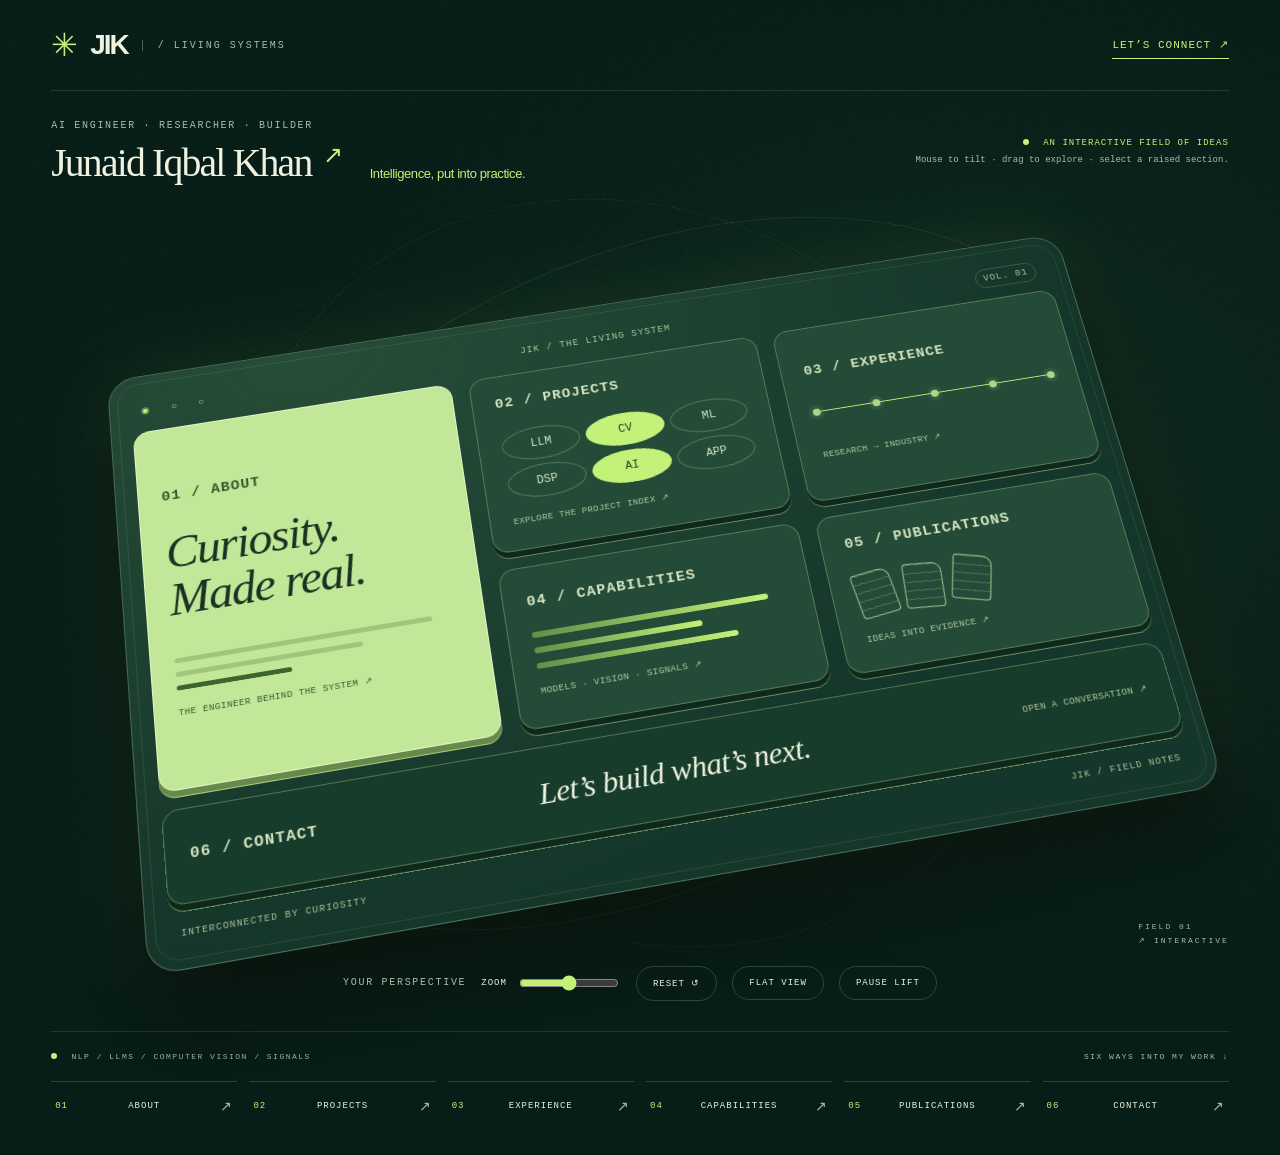
<file: index.html>
<!doctype html>
<html lang="en"><head><meta charset="utf-8"><meta name="viewport" content="width=device-width,initial-scale=1"><meta name="theme-color" content="#071d17"><meta name="description" content="Junaid Iqbal Khan — AI Engineer. Explore research and engineering across LLMs, computer vision, privacy, and signal processing."><title>Junaid Iqbal Khan — Living Systems</title><link rel="icon" href="icon.svg" type="image/svg+xml"><link rel="stylesheet" href="style.css"></head>
<body><main id="workspace"><header><a class="brand" href="./" aria-label="Home">JIK<span> / LIVING SYSTEMS</span></a><button type="button" class="contact-link" data-sheet="contact" aria-haspopup="dialog" aria-controls="sheet">LET’S CONNECT ↗</button></header>
<div class="intro"><div><p class="eyebrow">AI ENGINEER · RESEARCHER · BUILDER</p><h1>Junaid Iqbal Khan<span>↗</span></h1><p class="role">Intelligence, put into practice.</p><p class="hero-note">I build tool-using AI agents, spatial intelligence, and research-driven ML systems. Explore the capabilities that connect my work.</p><button class="hero-cta" data-sheet="projects">Explore my work <span>↗</span></button><div class="hero-index"><span>01 — 06</span><span>A CONNECTED BODY OF WORK</span></div></div><p class="instruction"><i></i> AN INTERACTIVE FIELD OF IDEAS<br><span>Mouse to tilt · drag to explore · select a raised section.</span></p></div>
<section class="stage" aria-label="Interactive portfolio field"><div id="blueprint" class="blueprint"><div class="board-top"><span>◉ &nbsp; ○ &nbsp; ○</span><span>JIK / THE LIVING SYSTEM</span><span>VOL. 01</span></div><div class="modules">
<button class="module about" data-sheet="about"><span class="module-label">01 / ABOUT</span><strong>Curiosity.<br>Made real.</strong><span class="lines"><i></i><i></i><i></i></span><span class="module-foot">THE ENGINEER BEHIND THE SYSTEM ↗</span></button>
<button class="module projects" data-sheet="projects"><span class="module-label">02 / PROJECTS</span><div class="mini-grid" aria-hidden="true"><i>LLM</i><i>CV</i><i>ML</i><i>DSP</i><i>AI</i><i>APP</i></div><span class="module-foot">EXPLORE THE PROJECT INDEX ↗</span></button>
<button class="module career" data-sheet="career"><span class="module-label">03 / EXPERIENCE</span><div class="timeline-drawing" aria-hidden="true"><i></i><i></i><i></i><i></i><i></i></div><span class="module-foot">RESEARCH → INDUSTRY ↗</span></button>
<button class="module skills" data-sheet="skills"><span class="module-label">04 / CAPABILITIES</span><div class="bars" aria-hidden="true"><i></i><i></i><i></i></div><span class="module-foot">MODELS · VISION · SIGNALS ↗</span></button>
<button class="module publications" data-sheet="publications"><span class="module-label">05 / PUBLICATIONS</span><div class="papers" aria-hidden="true"><i></i><i></i><i></i></div><span class="module-foot">IDEAS INTO EVIDENCE ↗</span></button>
<button class="module contact" data-sheet="contact"><span class="module-label">06 / CONTACT</span><strong>Let’s build what’s next.</strong><span class="module-foot">OPEN A CONVERSATION ↗</span></button>
</div><div class="board-bottom"><span>INTERCONNECTED BY CURIOSITY</span><span>JIK / FIELD NOTES</span></div></div><div class="axis" aria-hidden="true">FIELD 01<br>↗ INTERACTIVE</div></section>
<div class="view-tools"><span class="eyebrow">YOUR PERSPECTIVE</span><label>ZOOM <input id="zoom" type="range" min="0.7" max="1.3" step="0.05" value="1"></label><button id="reset">RESET ↺</button><button id="flat" aria-pressed="false">FLAT VIEW</button><button id="motion" aria-pressed="false">PAUSE LIFT</button></div>
<footer><span><i></i> NLP / LLMS / COMPUTER VISION / SIGNALS</span><span>SIX WAYS INTO MY WORK ↓</span></footer><nav id="navigation" aria-label="Portfolio sheets"></nav></main>
<div id="capability-storage" hidden><section id="capability-universe" aria-labelledby="universe-title">
<div class="universe-heading"><div><p class="eyebrow">A MAP OF WHAT I BUILD / 10 CONNECTED DOMAINS</p><h2 id="universe-title">Different worlds.<br><em>One engineering mind.</em></h2></div><p>Select a world to explore the systems, methods, and tools behind my work. From a research question to a working product.</p></div>
<div class="universe-layout"><div class="cosmos" aria-label="Capability domains"><div class="orbit orbit-one" aria-hidden="true"></div><div class="orbit orbit-two" aria-hidden="true"></div><div class="cosmic-core" aria-hidden="true"><span>Junaid</span><small>RESEARCH × ENGINEERING</small></div><div id="domain-worlds"></div><span class="cosmos-caption">CONNECTED BY CURIOSITY · SELECT TO EXPLORE</span></div></div>
<div class="universe-summary"><span>RESEARCH → PROTOTYPE → PRODUCTION</span><button id="cosmos-motion" aria-pressed="false">Pause orbit motion</button><button data-sheet="projects">Explore project evidence ↗</button></div>
</section>
</div>
<dialog id="sheet" aria-labelledby="sheet-title"><div class="sheet-top"><span id="sheet-counter" class="eyebrow"></span><button id="close" aria-label="Close sheet">CLOSE ×</button></div><div class="sheet-heading"><p class="eyebrow">JIK / LIVING SYSTEMS</p><h2 id="sheet-title"></h2></div><div id="sheet-content"></div><div class="sheet-bottom"><button id="previous">← PREVIOUS</button><span>ESC TO CLOSE</span><button id="next">NEXT →</button></div></dialog>
<dialog id="domain-popup" aria-labelledby="domain-title"><div class="sheet-top"><span class="eyebrow">CAPABILITY WORLD</span><button id="domain-close" aria-label="Close capability popup">CLOSE ×</button></div><article id="domain-detail" class="domain-detail"></article></dialog>
<dialog id="category-popup" aria-labelledby="category-title"><div class="sheet-top"><span class="eyebrow">PROJECT CATEGORY</span><button id="category-close" aria-label="Close category popup">CLOSE ×</button></div><div class="sheet-heading"><h2 id="category-title"></h2><p id="category-description"></p></div><div class="project-dialog-body"><label for="category-search" class="eyebrow">SEARCH THIS CATEGORY</label><input id="category-search" type="search" placeholder="Search projects in this category…"><p id="category-result-count" class="meta" role="status"></p><div id="category-projects" class="card-grid"></div></div></dialog>
<dialog id="project-popup" aria-labelledby="project-title"><div class="sheet-top"><span class="eyebrow">PROJECT DETAILS</span><button id="project-close" aria-label="Close project popup">CLOSE ×</button></div><div class="sheet-heading"><h2 id="project-title"></h2></div><div id="project-content" class="project-dialog-body"></div></dialog>
<script src="data.js"></script><script src="capabilities.js"></script><script src="app.js"></script></body></html>
</file>
<file: style.css>
:root{--bg:#071d17;--panel:#102e24;--line:#416550;--ink:#eef2df;--muted:#a7bdac;--accent:#c4f279;color-scheme:dark;font-family:Arial,Helvetica,sans-serif}*{box-sizing:border-box}body{margin:0;background:radial-gradient(ellipse at 75% 40%,#1f483342,transparent 50%),var(--bg);color:var(--ink)}body:before{content:'';position:fixed;inset:0;pointer-events:none;opacity:.045;background-image:url("data:image/svg+xml,%3Csvg viewBox='0 0 180 180' xmlns='http://www.w3.org/2000/svg'%3E%3Cfilter id='n'%3E%3CfeTurbulence type='fractalNoise' baseFrequency='.85' numOctaves='3' stitchTiles='stitch'/%3E%3C/filter%3E%3Crect width='100%25' height='100%25' opacity='.4' filter='url(%23n)'/%3E%3C/svg%3E")}button,a,input{touch-action:manipulation}button{font:inherit;cursor:pointer;color:inherit}a{color:var(--accent);text-underline-offset:5px}button:focus-visible,a:focus-visible,input:focus-visible,summary:focus-visible{outline:3px solid var(--accent);outline-offset:5px}button:not(.module){background:transparent;border:1px solid #65866c65;padding:11px 16px;font:10px monospace;letter-spacing:1px;border-radius:30px;transition:background .2s,border-color .2s}button:not(.module):hover{background:#c4f27914;border-color:var(--accent)}#workspace{max-width:1800px;margin:auto;padding:0 4%;display:grid;grid-template-columns:minmax(330px,.85fr) minmax(0,1.65fr);column-gap:25px;min-height:100dvh;align-content:start}header{grid-column:1/-1;display:flex;justify-content:space-between;align-items:center;padding:26px 0;border-bottom:1px solid #63836b45}.brand{text-decoration:none;color:var(--ink);font-size:28px;letter-spacing:-2px;font-weight:800;display:flex;align-items:center;gap:14px}.brand:before{content:'✳';font-size:32px;color:var(--accent);font-weight:normal}.brand span{font:10px monospace;letter-spacing:2px;color:var(--muted);border-left:1px solid var(--line);padding-left:15px}.contact-link{font:11px monospace;letter-spacing:1px;text-decoration:none;border-bottom:1px solid var(--accent);padding:7px 0}.intro{grid-column:1;grid-row:2;align-self:center;padding:70px 0 15px;position:relative;z-index:1}.eyebrow{font:10px/1.6 monospace;letter-spacing:1.7px;color:var(--muted)}.intro>.instruction{margin-top:35px;text-align:left;font:9px/2 monospace;color:var(--accent);letter-spacing:1px}.instruction span{color:var(--muted);letter-spacing:0}.instruction i,footer i{display:inline-block;width:6px;height:6px;border-radius:50%;background:var(--accent);margin-right:8px}h1{font-family:Georgia,'Times New Roman',serif;font-weight:normal;font-size:clamp(60px,6.4vw,104px);line-height:.99;letter-spacing:-5px;margin:35px 0 25px}h1 span{font-family:Arial,sans-serif;color:var(--accent);font-size:.55em;vertical-align:top;display:inline-block;margin:5px 0 0 15px}.role{font-size:18px;letter-spacing:-.4px;color:var(--accent);margin:25px 0 18px}.hero-note{font-size:14px;line-height:1.8;color:var(--muted);max-width:340px;margin-bottom:28px}.hero-cta{background:var(--accent)!important;color:#142b1d!important;font:13px Arial,sans-serif!important;letter-spacing:0!important;padding:15px 20px!important;display:inline-flex;gap:35px;align-items:center}.hero-cta:hover{background:#d8ffa0!important}.hero-cta span{font-size:20px}.hero-index{display:flex;gap:20px;align-items:center;margin-top:50px;font:8px monospace;letter-spacing:1px;color:var(--muted)}.hero-index span:first-child{border:1px solid var(--line);padding:8px 11px;border-radius:20px;color:var(--accent)}.stage{grid-column:2;grid-row:2;height:690px;display:flex;align-items:center;justify-content:center;perspective:1600px;position:relative;cursor:grab;touch-action:pan-y;user-select:none;min-width:0}.stage:before,.stage:after{content:'';position:absolute;pointer-events:none;border:1px solid #6d966a2b;width:95%;height:67%;border-radius:50%;transform:rotate(-26deg)}.stage:after{width:78%;height:86%;border-style:dashed;transform:rotate(32deg)}.blueprint{--base-tilt:23deg;--base-roll:-12deg;--view-scale:.91;width:780px;flex-shrink:0;padding:20px;background:radial-gradient(ellipse at 20% 0,#38644680,transparent 70%),#15362a;border:1px solid #77977185;border-radius:30px;transform:translate3d(var(--pan-x,0px),var(--pan-y,0px),0) rotateX(calc(var(--base-tilt) + var(--pointer-tilt,0deg))) rotateY(var(--pointer-yaw,0deg)) rotateZ(calc(var(--base-roll) + var(--pointer-roll,0deg))) scale(calc(var(--zoom,1)*var(--view-scale)));transform-style:preserve-3d;transition:transform 180ms ease-out;will-change:transform;box-shadow:0 45px 80px #0008,0 0 90px #a3dc6420;position:relative;z-index:1}.blueprint:before{content:'';position:absolute;inset:8px;border:1px solid #acc58b22;border-radius:23px;pointer-events:none}.board-top,.board-bottom{display:flex;align-items:center;justify-content:space-between;gap:12px;font:8px monospace;letter-spacing:1px;color:#abc19b;padding:4px 8px 18px}.board-top span:first-child{color:var(--accent)}.board-top span:last-child{border:1px solid #78966970;padding:5px 8px;border-radius:12px}.board-bottom{padding:20px 8px 3px;font-size:7px}.modules{display:grid;grid-template-columns:1.08fr 1fr 1fr;gap:12px;transform-style:preserve-3d}.module{position:relative;text-align:left;min-height:142px;padding:18px;background:#244b37;border:1px solid #93b38375;border-radius:16px;box-shadow:0 6px 0 #0e281c,0 7px 0 #6c8d5e;transition:transform .25s,background .25s,box-shadow .25s;transform-style:preserve-3d;overflow:hidden}.module:hover,.module:focus-visible{transform:translateZ(25px) translateY(-8px);background:#345e40;border-color:var(--accent);box-shadow:0 9px 0 #183c25,0 10px 0 #bedf86,0 18px 35px #0003}.module-label{display:block;font:9px monospace;letter-spacing:1px;color:#d2e3bd;margin-bottom:17px}.module strong{font-size:24px;line-height:1.05;letter-spacing:-1px;display:block}.module-foot{display:block;margin-top:16px;font:7px/1.5 monospace;letter-spacing:.7px;color:#b1c79e}.about{grid-row:span 2;background:#c2e798;color:#193222;border-color:#e3f7c5;box-shadow:0 6px 0 #67894b,0 7px 0 #a7ca7b}.about .module-label,.about .module-foot{color:#355a32}.about strong{font:italic 38px/1.05 Georgia,serif;letter-spacing:-1.5px;margin:28px 0}.about:hover,.about:focus-visible{background:#d0f3aa;color:#193222;box-shadow:0 9px 0 #638546,0 10px 0 #d5efa6}.lines{display:block;margin-top:35px}.lines i{display:block;width:90%;height:5px;background:#5d834955;border-radius:10px;margin:9px 0}.lines i:nth-child(2){width:65%}.lines i:last-child{width:40%;background:#3c662e}.mini-grid{display:grid;grid-template-columns:repeat(3,1fr);gap:6px}.mini-grid i{display:block;text-align:center;padding:9px 5px;border:1px solid #a6c68b65;border-radius:50%;font:9px monospace;font-style:normal;color:#d2e3bd}.mini-grid i:nth-child(2),.mini-grid i:nth-child(5){background:#c4f279;color:#204028;border-color:#c4f279}.timeline-drawing{display:flex;justify-content:space-between;border-top:1px solid #c4f279;margin:34px 0 30px}.timeline-drawing i{display:block;background:#b1d48b;width:8px;height:8px;border-radius:50%;margin-top:-4px;box-shadow:0 0 0 4px #b1d48b18}.bars i{display:block;border-radius:20px;height:6px;background:linear-gradient(90deg,#628f48,#c4f279);margin:10px 0;width:92%}.bars i:nth-child(2){width:65%}.bars i:nth-child(3){width:78%}.papers{display:flex;gap:10px}.papers i{display:block;width:30px;height:40px;border:1px solid #a2bf89;border-radius:4px 10px 4px 4px;background:repeating-linear-gradient(0deg,transparent 0 8px,#a2bf8955 8px 9px);transform:rotate(-7deg)}.papers i:nth-child(2){transform:rotate(5deg)}.papers i:nth-child(3){transform:rotate(15deg)}.contact{grid-column:1/-1;display:flex;align-items:center;justify-content:space-between;gap:12px;min-height:80px;background:#183c2b}.contact .module-label,.contact .module-foot{margin:0}.contact strong{font:italic 25px Georgia,serif;letter-spacing:-.5px}.axis{position:absolute;bottom:30px;right:10px;font:8px/1.8 monospace;letter-spacing:2px;color:var(--muted)}.stage.dragging,.stage.dragging .module{cursor:grabbing}.stage.dragging{touch-action:none}.stage.dragging .blueprint{transition:none}.flat .blueprint{transform:translate3d(var(--pan-x,0px),var(--pan-y,0px),0) scale(calc(var(--zoom,1)*var(--view-scale)))}.view-tools{grid-column:2;display:flex;align-items:center;justify-content:center;gap:15px;margin:-10px 0 50px;font:9px monospace;letter-spacing:1px;z-index:2}.view-tools label{display:flex;align-items:center;gap:10px}.view-tools input{width:100px;accent-color:var(--accent)}.view-tools button{font-size:9px}footer{grid-column:1/-1;display:flex;justify-content:space-between;font:8px monospace;letter-spacing:1.5px;color:var(--muted);padding:20px 0;border-top:1px solid #63836b45}nav{grid-column:1/-1;display:grid;grid-template-columns:repeat(6,minmax(0,1fr));gap:12px;padding-bottom:26px}nav button{display:flex;justify-content:space-between;align-items:center;gap:8px;min-width:0;text-align:left;border:0!important;border-top:1px solid #63836b65!important;border-radius:0!important;padding:16px 4px!important;font-size:9px!important}nav button:after{content:'↗';color:var(--muted);font-size:14px}nav button span{color:var(--accent)}nav button:hover{background:none!important;color:var(--accent);border-top-color:var(--accent)!important}
dialog{background:radial-gradient(ellipse at 100% 0,#284b2c55,transparent 45%),#0c251c;color:var(--ink);border:1px solid #60815b;border-radius:24px;width:min(1100px,94vw);max-height:91dvh;padding:0;box-shadow:0 40px 120px #000b}dialog::backdrop{background:#020e0ad9;backdrop-filter:blur(12px)}.sheet-top,.sheet-bottom{display:flex;align-items:center;justify-content:space-between;gap:10px;padding:16px 28px;border-bottom:1px solid #55774865}.sheet-top{position:sticky;top:0;background:#0c251cf5;backdrop-filter:blur(10px);z-index:2}.sheet-heading{padding:25px 32px 5px}h2{font:normal 46px/1.1 Georgia,serif;letter-spacing:-1.5px;margin:12px 0 20px}#sheet-content{padding:10px 32px 32px;line-height:1.75;color:#bfd0bb}#sheet-content h3{color:var(--ink);line-height:1.4}.sheet-bottom{border-top:1px solid #55774865;border-bottom:0;font:9px monospace;color:var(--muted)}.about-content{display:grid;grid-template-columns:1.5fr 1fr;gap:45px;padding:15px 0}.portrait{width:100%;max-height:340px;object-fit:cover;object-position:top;border-radius:90px 90px 16px 16px;filter:saturate(.7);border:1px solid #78996a}.lead{font:normal 29px/1.4 Georgia,serif;color:var(--ink)}.link-row{display:flex;gap:20px;flex-wrap:wrap}.card-grid{display:grid;grid-template-columns:repeat(2,minmax(0,1fr));gap:18px}.card{border:1px solid #60815b65;background:#15342395;padding:22px;border-radius:18px;overflow-wrap:anywhere}.card h3{margin:10px 0}.card img{width:100%;height:170px;object-fit:contain;background:#e4ecdc;border-radius:10px}.card details{font-size:14px}.card summary{cursor:pointer;color:var(--accent)}.chip{display:inline-block;border:1px solid #78996a70;border-radius:20px;padding:5px 9px;margin:4px 4px 0 0;font:10px monospace;color:#c3d6b2}.meta{font:10px/1.8 monospace;color:var(--accent)}.filters{display:flex;gap:8px;flex-wrap:wrap;margin:18px 0}.filters button[aria-pressed=true]{background:var(--accent);color:#17321e;border-color:var(--accent)}input[type=search]{width:100%;font:inherit;color:var(--ink);border:1px solid var(--line);border-radius:12px;background:var(--panel);padding:14px;margin-top:8px}input[type=search]::placeholder{color:#9bb39c}.role-card{border-left:1px solid #91bc73;padding:0 0 15px 28px;margin:28px 0;position:relative}.role-card:before{content:'';width:9px;height:9px;background:var(--accent);border-radius:50%;position:absolute;left:-5px;top:6px}.role-card h3{margin:7px 0}.publication{padding:25px 0;border-bottom:1px solid #55774865}.publication h3{margin:8px 0}.publication a{color:#e1edce}.publication a:hover{color:var(--accent)}::-webkit-scrollbar{width:8px}::-webkit-scrollbar-thumb{background:#4b7049;border-radius:10px}::-webkit-scrollbar-track{background:var(--bg)}
@media(min-width:1600px){.stage{height:770px}.blueprint{--view-scale:1.05}}
@media(max-width:1200px){#workspace{grid-template-columns:minmax(290px,.85fr) minmax(0,1.4fr)}.blueprint{--view-scale:.72}.flat .blueprint{--view-scale:.68}.stage{height:650px}.view-tools>.eyebrow{display:none}h1{font-size:70px}}
@media(max-width:900px){#workspace{grid-template-columns:1fr;padding:0 6%}.intro{grid-row:2;grid-column:1;padding:45px 0 0;display:grid;grid-template-columns:1fr auto;align-items:end;gap:25px}.intro>.instruction{display:none}h1{font-size:80px;margin:22px 0}.hero-note{max-width:450px}.hero-index{margin-top:30px}.stage{grid-row:3;grid-column:1;height:570px;overflow:hidden;margin:0 -6vw}.blueprint{--view-scale:.81}.flat .blueprint{--view-scale:.78}.view-tools{grid-column:1;margin:0 0 30px}.axis{right:30px;bottom:20px}.brand span{font-size:9px}}
@media(max-width:600px){#workspace{padding:0 22px}header{padding:20px 0}.brand{font-size:23px;gap:8px}.brand:before{font-size:26px}.brand span{font-size:7px;padding-left:9px;letter-spacing:1px}.contact-link{font-size:8px}.intro{padding-top:30px;display:block}.eyebrow{font-size:8px}h1{font-size:66px;letter-spacing:-3px;margin:24px 0}h1 span{margin-left:10px}.role{font-size:16px;margin:20px 0 12px}.hero-note{font-size:13px;max-width:310px;margin-bottom:22px}.hero-index{margin-top:30px;font-size:7px}.hero-cta{padding:12px 18px!important}.stage{height:350px;margin:0 -22px}.stage:before{width:85%;height:70%}.stage:after{width:70%;height:90%}.blueprint{--view-scale:.405;--base-tilt:20deg;--base-roll:-12deg}.flat .blueprint{--view-scale:.43}.axis{display:none}.view-tools{gap:10px;flex-wrap:wrap;margin:5px 0 25px}.view-tools input{width:80px}.view-tools button{padding:9px 12px}footer{font-size:7px;letter-spacing:.6px}footer span:last-child{display:none}nav{grid-template-columns:repeat(3,minmax(0,1fr));gap:8px}nav button{font-size:8px!important;padding:13px 3px!important}nav button:after{font-size:12px}dialog{max-height:94dvh;border-radius:18px}.sheet-heading,#sheet-content{padding-left:20px;padding-right:20px}.sheet-top,.sheet-bottom{padding:13px 17px}.sheet-bottom span{display:none}h2{font-size:35px}.about-content,.card-grid{grid-template-columns:1fr}.portrait{max-width:240px}.lead{font-size:24px}.about-content{gap:25px}}
@media(prefers-reduced-motion:reduce){*,*:before,*:after{transition:none!important;animation:none!important}.blueprint{will-change:auto}}@media print{body{background:white;color:#111}#workspace,body:before{display:none}dialog{display:block;position:static;max-height:none;width:100%;color:#111;background:white;border:none}.sheet-top,.sheet-bottom{display:none}#sheet-content,#sheet-content h3,.lead{color:#111}}
@media(min-width:901px) and (max-width:1200px){.stage{overflow:hidden}.blueprint{--view-scale:.6}.flat .blueprint{--view-scale:.6}}
/* Illustrated category field guide. Color is paired with names and selection marks. */
.filters{display:grid;grid-template-columns:repeat(4,minmax(0,1fr));gap:12px;margin:24px 0 28px}
.filters .category-tile{--field:#c4f279;--field-bg:#203d27;position:relative;isolation:isolate;overflow:hidden;display:flex;flex-direction:column;align-items:stretch;min-width:0;min-height:250px;padding:15px 15px 32px;border:1px solid color-mix(in srgb,var(--field) 36%,transparent);border-radius:17px;background:radial-gradient(ellipse at 75% 25%,color-mix(in srgb,var(--field) 14%,transparent),transparent 70%),var(--field-bg);text-align:left;letter-spacing:0;color:#edf5e8;transition:transform .25s,box-shadow .25s,border-color .25s}
.filters .category-privacy{--field:#70e7c0;--field-bg:#133b32}.filters .category-radar{--field:#8bddf0;--field-bg:#14343b}.filters .category-cv{--field:#efca78;--field-bg:#3a3320}.filters .category-nlp{--field:#c2adff;--field-bg:#2d2942}.filters .category-brain{--field:#f1a8c7;--field-bg:#3b2937}.filters .category-misc{--field:#f1b28a;--field-bg:#3c2e24}.filters .category-apps{--field:#a7d69e;--field-bg:#273b2c}
.category-tile:before{content:'';position:absolute;z-index:-1;width:160px;height:160px;right:-44px;top:8px;border:1px solid color-mix(in srgb,var(--field) 10%,transparent);border-radius:50%}.category-tile:after{content:'';position:absolute;z-index:-1;width:120px;height:120px;right:-24px;top:28px;border:1px solid color-mix(in srgb,var(--field) 9%,transparent);border-radius:50%}
.category-top{display:flex;align-items:center;justify-content:space-between;gap:5px;font:9px monospace;color:var(--field)}.category-number{opacity:.65}.category-count{border:1px solid color-mix(in srgb,var(--field) 25%,transparent);border-radius:20px;padding:4px 6px;font-size:8px}
.category-scene{display:block;align-self:center;width:100%;max-width:172px;height:104px;margin:7px 0 8px;color:var(--field);filter:drop-shadow(0 0 12px color-mix(in srgb,var(--field) 20%,transparent));transition:transform .35s}.category-scene svg{width:100%;height:100%;overflow:visible}.art-fill{fill:currentColor;fill-opacity:.09}.art-solid{fill:currentColor;stroke:currentColor}.art-dot{fill:currentColor;stroke:none}.art-cut{stroke:var(--field-bg);stroke-width:2}.art-bright{stroke-width:2.5}
.category-title{font:600 14px/1.35 Arial,sans-serif;display:block;max-width:170px;margin-bottom:7px}.category-note{font:10px/1.5 Arial,sans-serif;color:color-mix(in srgb,var(--field) 45%,#e5ede2);display:block;max-width:150px}.category-select{position:absolute;bottom:12px;right:13px;font:15px Arial,sans-serif;color:var(--field)}
.filters .category-tile:hover{background:radial-gradient(ellipse at 75% 25%,color-mix(in srgb,var(--field) 24%,transparent),transparent 70%),var(--field-bg);border-color:var(--field);transform:translateY(-4px);box-shadow:0 10px 24px #0003}.category-tile:hover .category-scene{transform:translateY(-3px) scale(1.06)}
.filters .category-tile[aria-pressed=true]{background:radial-gradient(ellipse at 40% 30%,color-mix(in srgb,var(--field) 28%,transparent),transparent 75%),var(--field-bg);border-color:var(--field);color:#f4f9ec;box-shadow:inset 0 0 0 1px var(--field),0 0 22px color-mix(in srgb,var(--field) 9%,transparent)}.category-tile[aria-pressed=true] .category-select{background:var(--field);color:var(--field-bg);width:22px;height:22px;display:grid;place-items:center;border-radius:50%;font-size:0}.category-tile[aria-pressed=true] .category-select:after{content:'✓';font-size:13px}
@media(max-width:850px){.filters{grid-template-columns:repeat(2,minmax(0,1fr))}.filters .category-tile{min-height:235px}.category-title{max-width:none}.category-note{max-width:none}}
@media(max-width:450px){.filters{gap:9px}.filters .category-tile{padding:12px 11px 30px;min-height:242px;border-radius:13px}.category-count{font-size:7px;padding:3px 5px}.category-top{font-size:8px}.category-scene{height:88px;margin:7px 0 9px}.category-title{font-size:12px}.category-note{font-size:9px}.category-select{right:11px;bottom:10px}}
/* An open, full-width canvas keeps identity out of the frame's movement path. */
body{overflow-x:clip}
#workspace{display:block;max-width:1800px;padding:0 4%}
.intro{display:flex;align-items:center;justify-content:space-between;gap:30px;padding:27px 0 8px;z-index:auto;pointer-events:none}
.intro>div{display:grid;grid-template-columns:auto auto;align-items:center;column-gap:28px}
.intro .eyebrow{grid-column:1/-1;margin:0 0 8px}
h1{font-size:clamp(28px,3.1vw,48px);line-height:1.1;letter-spacing:-1.8px;margin:0;max-width:none}
h1 span{font-size:.6em;margin:0 0 0 12px}.intro .role{font-size:13px;margin:0;align-self:end;padding-bottom:5px}.intro .hero-note,.hero-index{display:none}
.intro .hero-cta{display:none}.intro>.instruction{display:block;margin:0;text-align:right;line-height:1.9;font-size:9px}
.stage{height:760px;width:100%;margin:0;overflow:visible;z-index:2;isolation:isolate}
.stage:before{width:85%;height:82%}.stage:after{width:70%;height:94%}
.blueprint{width:min(1040px,80vw);--view-scale:1;--base-tilt:20deg;--base-roll:-10deg;padding:24px;border-radius:30px}
.flat .blueprint{--view-scale:1}.modules{gap:18px}.module{min-height:165px;padding:23px;overflow:visible}
.module-label{font-size:15px;letter-spacing:1px;margin-bottom:23px;font-weight:600}.module-foot{font-size:9px;line-height:1.6;letter-spacing:.4px}
.about strong{font-size:48px}.about .module-foot{max-width:230px}.contact{min-height:90px}.contact strong{font-size:30px}.board-top{font-size:10px}.board-bottom{font-size:9px}
.mini-grid i{font-size:12px;padding:10px}.papers i{width:39px;height:47px}.timeline-drawing{margin:38px 0}.bars{margin:15px 0}.view-tools{position:relative;z-index:3;margin:12px 0 30px;flex-wrap:wrap}.view-tools>.eyebrow{display:inline}.axis{bottom:5px;right:0}.view-tools button[aria-pressed=true]{border-color:var(--accent);color:var(--accent)}
/* Individual translate leaves the hover transform and board rotation independent. */
@keyframes section-lift{0%,9%,32%,100%{translate:0 0 9px}17%,24%{translate:0 -10px 48px}}
.module{translate:0 0 9px;animation:section-lift 12s ease-in-out infinite;animation-delay:calc(var(--lift-order)*1.65s);will-change:translate}
.module:nth-child(1){--lift-order:0}.module:nth-child(2){--lift-order:1}.module:nth-child(3){--lift-order:2}.module:nth-child(4){--lift-order:3}.module:nth-child(5){--lift-order:4}.module:nth-child(6){--lift-order:5}
.module:hover,.module:focus-visible{transform:translateZ(48px) translateY(-10px);box-shadow:0 12px 0 #183c25,0 13px 0 #bedf86,0 30px 45px #0005}
.about:hover,.about:focus-visible{box-shadow:0 12px 0 #638546,0 13px 0 #d5efa6,0 30px 45px #0004}
.stage:has(.module:hover) .module,.stage:has(.module:focus-visible) .module,.stage.dragging .module,.stage.is-reading .module,.stage.motion-paused .module{animation-play-state:paused}
.flat .module{animation:none;translate:0 0 0}
@media(min-width:1600px){.stage{height:850px}.blueprint{width:min(1200px,78vw)}}
@media(max-width:1200px){.stage{height:700px;overflow:visible}.blueprint{width:82vw;--view-scale:1}.flat .blueprint{--view-scale:1}.module{padding:18px;min-height:150px}.module-label{font-size:12px}.about strong{font-size:40px}.module-foot{font-size:8px}.intro .role{display:none}}
@media(max-width:900px){#workspace{padding:0 4%}.intro{display:flex;padding:25px 0 0}.intro>div{display:block}.intro>.instruction{display:block;font-size:8px}.stage{height:650px;margin:0;overflow:visible}.blueprint{width:84vw;--base-tilt:16deg;--base-roll:-8deg}.modules{gap:12px}.module{padding:15px}.module-label{font-size:11px;letter-spacing:.4px}.module-foot{font-size:7px}.about strong{font-size:34px}.contact strong{font-size:24px}.view-tools{margin:10px 0 25px}.board-top{font-size:8px}.board-bottom{font-size:7px}}
@media(max-width:600px){#workspace{padding:0 20px}.intro{display:block;padding:23px 0 0}h1{font-size:33px;letter-spacing:-1px}.intro>.instruction{margin-top:12px;text-align:left;font-size:8px}.intro>.instruction>i{display:none}.stage{height:750px;perspective:1300px;margin:0;overflow:visible}.blueprint{width:100%;padding:14px;--base-tilt:10deg;--base-roll:-5deg;--view-scale:.95;border-radius:23px}.flat .blueprint{--view-scale:.95}.modules{grid-template-columns:repeat(2,minmax(0,1fr));gap:12px}.module{padding:13px;min-height:143px;border-radius:12px}.module-label{font-size:11px;letter-spacing:0;line-height:1.6;margin-bottom:16px}.module-foot{font-size:7px;letter-spacing:0}.about strong{font-size:31px}.about{grid-row:span 2}.lines{margin-top:28px}.mini-grid{gap:4px}.mini-grid i{font-size:9px;padding:7px 3px}.papers{gap:8px}.papers i{width:24px;height:35px}.contact{gap:8px;min-height:100px;flex-wrap:wrap}.contact strong{font-size:23px}.contact .module-foot{font-size:8px}.board-top{font-size:6px;gap:6px;padding-bottom:16px}.board-top span:first-child{display:none}.board-bottom{font-size:6px;padding-top:18px;gap:8px}.axis{display:none}.view-tools{gap:8px;margin:10px 0 24px}.view-tools>.eyebrow{display:none}.view-tools button{padding:10px;font-size:8px}.stage:before{width:95%;height:77%}.stage:after{width:95%;height:85%}}
@media(prefers-reduced-motion:reduce){.module{animation:none;translate:0 0 9px;will-change:auto}}
/* Only the physical viewport limits the canvas; there is no inner clipping panel. */
html{overflow-x:clip}
@media(max-width:600px){.blueprint{--view-scale:.9}.flat .blueprint{--view-scale:.9}}
/* Quick contact widget, shared by the header and contact module. */
header button.contact-link{border:0;border-bottom:1px solid var(--accent);border-radius:0;padding:7px 0;color:var(--accent);font-size:11px}
.contact-widget{width:min(540px,calc(100vw - 32px))}.contact-widget .sheet-heading{padding-top:22px}.contact-widget h2{font-size:37px;margin-bottom:8px}.contact-widget .sheet-bottom{display:none}.contact-widget #sheet-counter{font-size:9px}.contact-widget #sheet-content{padding-top:0}.contact-intro{font-size:14px;margin:10px 0 23px}.contact-details{display:grid;gap:12px}.contact-detail{display:flex;align-items:center;gap:14px;text-decoration:none;color:var(--ink);background:#173e2a;border:1px solid #60815b70;border-radius:15px;padding:17px 14px;transition:border-color .2s,background .2s}.contact-detail:hover{border-color:var(--accent);background:#214b30}.contact-detail>span:nth-child(2){flex:1;min-width:0}.contact-detail .eyebrow{display:block;font-size:8px;margin-bottom:3px}.contact-detail strong{display:block;font-size:15px;font-weight:500;overflow-wrap:anywhere;line-height:1.5}.contact-symbol{display:grid;place-items:center;background:#c4f27916;color:var(--accent);border-radius:50%;width:38px;height:38px;flex-shrink:0;font-size:24px}.contact-detail>span:last-child{color:var(--accent)}.contact-actions{display:flex;align-items:center;gap:12px;margin:19px 0 24px;font-size:12px;color:var(--accent)}.contact-widget .link-row{font-size:12px;gap:25px;padding-top:17px;border-top:1px solid #55774865}
@media(max-width:600px){header button.contact-link{font-size:8px}.contact-widget h2{font-size:30px}.contact-detail{padding:13px 11px;gap:10px}.contact-detail strong{font-size:12px}.contact-symbol{width:30px;height:30px;font-size:21px}.contact-widget .sheet-heading{padding-top:17px}}

/* Capability universe: luminous dimensional worlds, readable evidence panels. */
#capability-universe{grid-column:1/-1;padding:70px 0 36px;border-top:1px solid #63836b45;min-width:0}.universe-heading{display:flex;justify-content:space-between;gap:40px;align-items:end;margin-bottom:35px}.universe-heading h2{font:normal clamp(36px,4.4vw,66px)/1.08 Georgia,serif;letter-spacing:-2px;margin:15px 0}.universe-heading em{color:var(--accent);font-weight:normal}.universe-heading>p{max-width:330px;color:var(--muted);font-size:14px;line-height:1.8}.universe-layout{display:grid;grid-template-columns:minmax(0,1.3fr) minmax(340px,1fr);border:1px solid #50756566;border-radius:26px;overflow:hidden;background:#061611;box-shadow:0 20px 80px #0003}.cosmos{position:relative;min-height:660px;isolation:isolate;background:radial-gradient(ellipse at 48% 46%,#47754b28,transparent 60%),radial-gradient(circle at 20% 10%,#7195cc16,transparent 45%);perspective:1000px}.cosmos:before{content:'';position:absolute;inset:0;background-image:radial-gradient(circle,#d0ead678 .7px,transparent 1px),radial-gradient(circle,#b9d0ff55 .8px,transparent 1.4px);background-size:47px 61px,103px 137px;background-position:5px 13px,31px 27px;opacity:.5;pointer-events:none}.orbit{position:absolute;left:15%;top:22%;width:70%;height:55%;border:1px solid #b9e7b12b;border-radius:50%;transform:rotate(-32deg);pointer-events:none}.orbit-two{left:24%;top:12%;width:52%;height:76%;transform:rotate(30deg);border-style:dashed;border-color:#b9e7b11a}.cosmic-core{position:absolute;left:50%;top:47%;transform:translate(-50%,-50%);width:145px;height:145px;display:flex;flex-direction:column;justify-content:center;align-items:center;border-radius:50%;border:1px solid #c4f2795c;background:radial-gradient(circle at 30% 25%,#496448,#10281b 65%);box-shadow:0 0 65px #b5f97725,inset -15px -20px 35px #0007}.cosmic-core span{font:44px Georgia,serif;color:#e9fbcf}.cosmic-core small{font:7px monospace;letter-spacing:1px;color:var(--muted);margin-top:10px}button.domain-world{position:absolute;display:flex;align-items:center;flex-direction:column;border:0;border-radius:12px;background:none;padding:8px;width:145px;letter-spacing:0;animation:world-float 7s ease-in-out infinite;animation-delay:var(--delay);text-align:center;z-index:1}button.domain-world:hover,button.domain-world[aria-pressed=true]{background:#b7ddbd0c;border:0}.planet{display:block;width:57px;height:57px;border-radius:50%;background:radial-gradient(circle at 27% 22%,#ffffffe0,var(--world-color) 16%,color-mix(in srgb,var(--world-color),#091b17 58%) 54%,#05110e 88%);box-shadow:inset -7px -6px 14px #0009,0 0 25px color-mix(in srgb,var(--world-color),transparent 85%);position:relative;transition:transform .25s,box-shadow .25s}.planet:after{content:'';position:absolute;inset:17px -13px;border:1px solid var(--world-color);border-radius:50%;transform:rotate(-28deg);opacity:.45}.domain-world:nth-child(3n) .planet{border-radius:30% 50% 40% 50%;transform:rotate(25deg)}.domain-world[aria-pressed=true] .planet,.domain-world:hover .planet{transform:scale(1.15);box-shadow:0 0 35px color-mix(in srgb,var(--world-color),transparent 60%)}.world-name{font:11px/1.4 Arial,sans-serif;margin-top:12px;color:#e5edde}.world-index{font:8px monospace;letter-spacing:2px;color:var(--world-color);margin-top:4px}.world-0{left:35%;top:3%}.world-1{right:5%;top:12%}.world-2{right:0;top:36%}.world-3{right:8%;top:60%}.world-4{right:28%;top:78%}.world-5{left:14%;top:78%}.world-6{left:0;top:57%}.world-7{left:0;top:31%}.world-8{left:9%;top:9%}.world-9{left:35%;top:62%}.cosmos-caption{position:absolute;bottom:17px;left:0;right:0;text-align:center;font:7px monospace;letter-spacing:1.3px;color:#8aa68d}.domain-detail{padding:35px 30px;background:linear-gradient(140deg,#183426b0,#0b2018);border-left:1px solid #50756566;min-width:0}.domain-detail h3{font:normal 36px/1.1 Georgia,serif;letter-spacing:-1px;margin:20px 0 10px;color:var(--domain-color)}.domain-tagline{font:italic 20px Georgia,serif;color:var(--ink);margin:0 0 25px}.domain-detail ul,.capability-entry ul{padding-left:19px;color:#c1d0bf;font-size:13px;line-height:1.8}.domain-detail li,.capability-entry li{padding-left:5px;margin-bottom:12px}.domain-detail li::marker,.capability-entry li::marker{color:var(--domain-color)}.domain-tools{padding:13px 0}.domain-detail .chip{font-size:10px;border-color:#90af8838}.domain-detail details{border-top:1px solid #63836b45;margin-top:15px;padding-top:19px;font-size:12px;line-height:1.8;color:var(--muted)}.domain-detail summary{cursor:pointer;color:var(--domain-color)}.domain-detail .link-row{font-size:12px;flex-wrap:wrap;gap:14px}.universe-summary{display:flex;align-items:center;gap:15px;padding-top:20px;flex-wrap:wrap}.universe-summary>span{font:9px monospace;letter-spacing:1.5px;color:var(--muted);margin-right:auto}.capability-directory{display:grid;grid-template-columns:repeat(2,minmax(0,1fr));gap:20px}.capability-entry{padding:25px;border:1px solid #55774865;border-top:2px solid var(--domain-color);border-radius:15px;background:#102c22}.capability-entry h3{font:normal 29px Georgia,serif;color:var(--domain-color);margin:12px 0}.capability-entry .evidence-note{font-size:12px;color:var(--muted);line-height:1.7;border-top:1px solid #63836b45;padding-top:17px}.capability-entry .link-row{font-size:12px;flex-wrap:wrap}.capability-entry .chip{font-size:10px}@keyframes world-float{0%,100%{translate:0 0}50%{translate:0 -9px}}@media(max-width:1050px){.universe-layout{grid-template-columns:1fr}.cosmos{min-height:650px;max-width:750px;width:100%;margin:auto}.domain-detail{border-left:0;border-top:1px solid #50756566}.universe-heading{align-items:start}.universe-heading>p{max-width:260px}}@media(max-width:600px){#capability-universe{padding-top:40px}.universe-heading{display:block}.universe-heading>p{max-width:none}.universe-heading h2{letter-spacing:-1px}.universe-layout{border-radius:18px}.cosmos{min-height:540px}.cosmic-core{width:100px;height:100px;top:45%}.cosmic-core span{font-size:31px}.cosmic-core small{font-size:5px}button.domain-world{width:100px;padding:5px}.planet{width:40px;height:40px}.world-name{font-size:9px;margin-top:9px}.world-index{font-size:7px}.world-0{left:35%}.world-1{right:3%}.world-3{right:1%}.world-4{right:20%}.world-5{left:9%}.world-8{left:3%}.domain-detail{padding:25px 20px}.domain-detail h3{font-size:32px}.capability-directory{grid-template-columns:1fr}.universe-summary>span{width:100%;font-size:8px}}@media(prefers-reduced-motion:reduce){button.domain-world{animation:none}.planet{transition:none}}

.cosmos.motion-paused .domain-world{animation-play-state:paused}

/* Revolving worlds open a focused native modal. */
.universe-layout{display:block}.cosmos{max-width:1000px;min-height:720px;margin:auto}.cosmic-core{top:47%}.orbit-one{left:11%;top:10%;width:78%;height:74%;transform:none}.orbit-two{left:20%;top:20%;width:60%;height:54%;transform:rotate(-25deg)}button.domain-world{animation:none;right:auto;bottom:auto;width:145px;will-change:left,top,transform;transition:background .2s}.domain-world:hover .planet{transform:scale(1.15)}#domain-popup{width:min(760px,calc(100% - 32px));padding:0;border:1px solid #65866c90;border-radius:24px;max-height:90dvh;overflow:auto;background:#0b2018;box-shadow:0 30px 120px #000a}#domain-popup::backdrop{background:#020b09c9;backdrop-filter:blur(12px)}#domain-popup .sheet-top{position:sticky;top:0;background:#102b21;z-index:1}#domain-popup .domain-detail{border:0;padding:30px 36px 38px}#domain-popup .domain-detail h3{font-size:42px}#domain-popup .domain-detail ul{font-size:15px}#domain-popup .domain-detail details{font-size:13px}.cosmos:focus-within .planet{transition:none}@media(max-width:600px){.cosmos{min-height:650px}button.domain-world{width:86px}.world-name{font-size:9px}.cosmic-core{width:95px;height:95px}#domain-popup .domain-detail{padding:22px}#domain-popup .domain-detail h3{font-size:33px}#domain-popup .domain-detail ul{font-size:13px}}

/* Retain the original floating lift independently of the orbital transform. */
button.domain-world{animation:world-float 7s ease-in-out infinite;animation-delay:var(--delay);transform-style:preserve-3d}
.domain-world .planet{animation:planet-drift 9s ease-in-out infinite;animation-delay:var(--delay);transform-style:preserve-3d}
@keyframes planet-drift{0%,100%{rotate:-5deg}50%{rotate:7deg}}
.cosmos.motion-paused .domain-world,.cosmos.motion-paused .planet,.cosmos.popup-reading .domain-world,.cosmos.popup-reading .planet{animation-play-state:paused}
@media(prefers-reduced-motion:reduce){button.domain-world,.domain-world .planet{animation:none}}

.cosmic-core span{font-size:36px}@media(max-width:600px){.cosmic-core span{font-size:25px}}

/* The planetary field lives inside the Capabilities sheet. */
.capabilities-sheet{width:min(1200px,96vw)}.capabilities-sheet #capability-universe{padding:0 0 28px;border:0}.capabilities-sheet .universe-heading h2{font-size:clamp(32px,4vw,52px)}.capability-text-index{margin-top:20px;border-top:1px solid #63836b45;padding-top:22px}.capability-text-index>summary{cursor:pointer;color:var(--accent);margin-bottom:22px}.capabilities-sheet .cosmos{min-height:650px}@media(max-width:600px){.capabilities-sheet .cosmos{min-height:620px}.capabilities-sheet .universe-heading h2{font-size:32px}}

/* Floating category cards lead into category and individual project popups. */
.filters{perspective:1200px;gap:22px;padding:15px 0 20px}.filters .category-tile{overflow:visible;transform-style:preserve-3d;animation:category-float 7s ease-in-out infinite;animation-delay:var(--card-delay);box-shadow:6px 10px 0 color-mix(in srgb,var(--field) 10%,#071d17),12px 22px 30px #0007;transform-origin:center}.category-tile .category-scene{transform:translateZ(30px)}.category-tile .category-title{transform:translateZ(20px)}.filters .category-tile:hover,.filters .category-tile:focus-visible{animation-play-state:paused;border-color:var(--field);box-shadow:8px 15px 0 color-mix(in srgb,var(--field) 15%,#071d17),15px 28px 40px #0008}.filters.cards-paused .category-tile,body:has(#category-popup[open]) .category-tile,body:has(#project-popup[open]) .category-tile{animation-play-state:paused}@keyframes category-float{0%,100%{transform:translateY(0) rotateX(5deg) rotateY(-5deg)}50%{transform:translateY(-12px) rotateX(-4deg) rotateY(5deg)}}.project-hint{color:var(--muted)}.project-dialog-body{padding:10px 32px 32px;line-height:1.8;color:#bfd0bb}.project-open{display:flex;justify-content:space-between;gap:16px;width:100%;text-align:left;border:0!important;border-radius:0!important;padding:0!important;font:inherit!important;letter-spacing:0!important;background:transparent!important;color:var(--ink)}.project-open span{color:var(--accent)}.project-open:hover{color:var(--accent)}.project-preview:has(.project-open:hover){border-color:var(--accent)}.project-hero,.project-media{display:block;width:100%;max-height:480px;object-fit:contain;border-radius:14px;margin:20px 0;background:#102e24}.project-overview{white-space:pre-line;overflow-wrap:anywhere}#project-popup{width:min(900px,94vw)}#project-content .lead{font-size:23px}@media(max-width:600px){.filters{gap:19px 14px}.project-dialog-body{padding:10px 20px 25px}.project-open{font-size:19px!important}}@media(prefers-reduced-motion:reduce){.filters .category-tile{animation:none;transform:none}}

/* A stronger staggered drift gives each category its own floating rhythm. */
.filters{gap:34px 26px;padding:32px 12px 40px;perspective:1000px}.filters .category-tile{animation:category-drift 6s ease-in-out infinite;animation-delay:var(--card-delay);will-change:transform;box-shadow:7px 14px 0 color-mix(in srgb,var(--field) 12%,#071d17),16px 30px 38px #0008}.filters .category-tile:nth-child(even){animation-direction:reverse;animation-duration:7.5s}.filters .category-tile:nth-child(3n){animation-duration:5.5s}.category-tile .category-scene{animation:category-art-drift 4.5s ease-in-out infinite;animation-delay:var(--card-delay);will-change:transform}.category-tile .category-select{animation:category-arrow 3s ease-in-out infinite;animation-delay:var(--card-delay)}
@keyframes category-drift{0%,100%{transform:translate3d(-5px,7px,0) rotateX(9deg) rotateY(-9deg) rotateZ(-2deg)}33%{transform:translate3d(6px,-17px,24px) rotateX(-6deg) rotateY(8deg) rotateZ(2deg)}66%{transform:translate3d(-3px,-7px,12px) rotateX(5deg) rotateY(-3deg) rotateZ(-1deg)}}
@keyframes category-art-drift{0%,100%{transform:translate3d(0,2px,30px) rotate(-4deg)}50%{transform:translate3d(0,-8px,45px) rotate(5deg) scale(1.05)}}
@keyframes category-arrow{0%,100%{translate:0 0}50%{translate:3px -3px}}
.filters .category-tile:hover,.filters .category-tile:focus-visible,.filters .category-tile:hover .category-scene,.filters .category-tile:focus-visible .category-scene,.filters.cards-paused .category-tile,.filters.cards-paused .category-scene,.filters.cards-paused .category-select,body:has(#category-popup[open]) .category-tile,body:has(#category-popup[open]) .category-scene,body:has(#category-popup[open]) .category-select,body:has(#project-popup[open]) .category-tile,body:has(#project-popup[open]) .category-scene,body:has(#project-popup[open]) .category-select{animation-play-state:paused}
@media(max-width:600px){.filters{gap:30px 18px;padding:26px 5px 32px}.filters .category-tile{animation-duration:7s}}
@media(prefers-reduced-motion:reduce){.filters .category-tile,.category-tile .category-scene,.category-tile .category-select{animation:none;transform:none;will-change:auto}}
</file>
